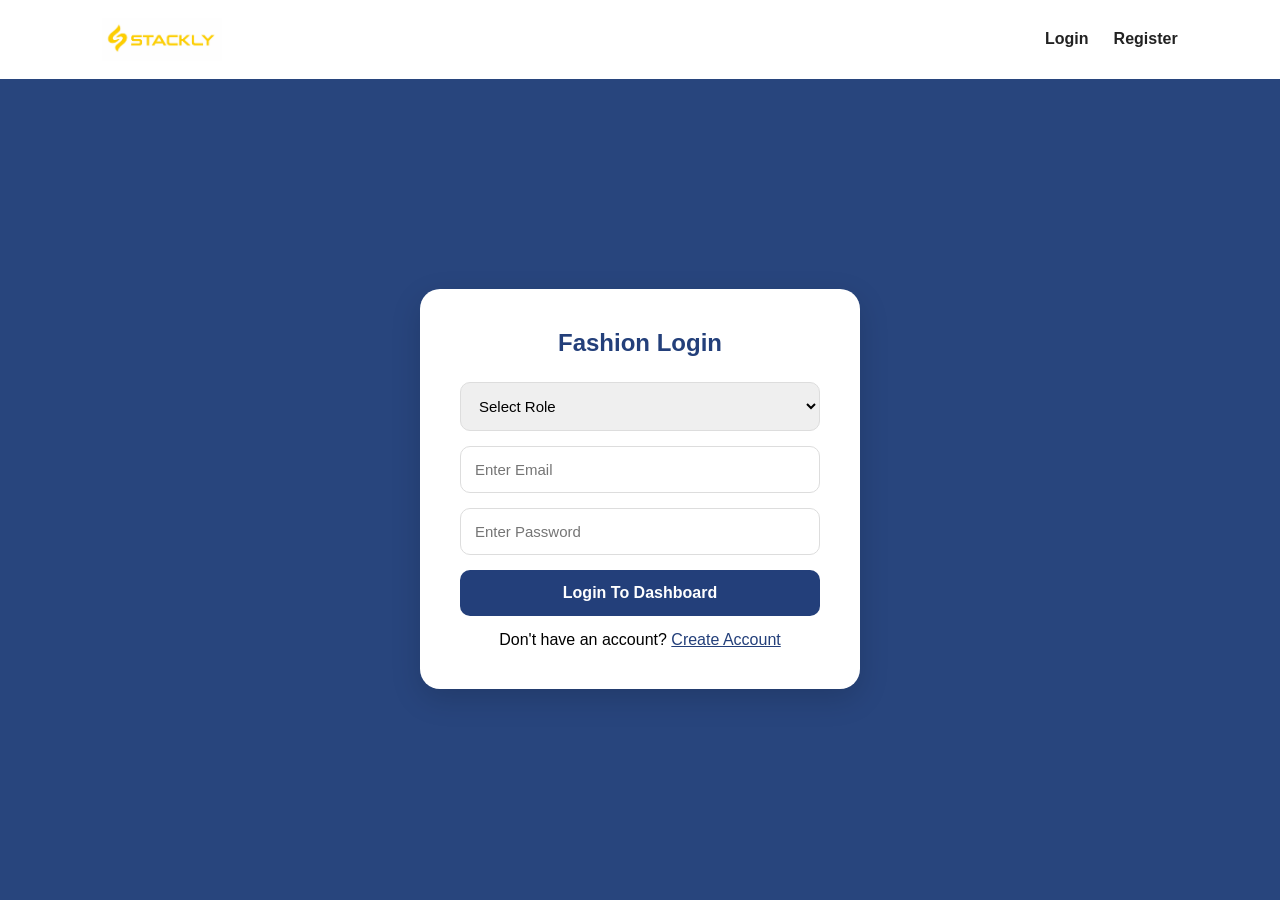
<file: index.html>
<!DOCTYPE html>
<html lang="en">
<head>
<meta charset="UTF-8">
<meta name="viewport" content="width=device-width, initial-scale=1.0">
<title>Fashion Login</title>

<link rel="stylesheet" href="style.css">
</head>
<body>

<header>
    <nav class="navbar">

        <div class="logo">
    <img src="images/logo (2).webp" alt="">
    
</div>
         
    <div class="menu-toggle" onclick="toggleNavMenu()">
        ☰
    </div>
        <ul class="nav-links" id="navLinks">
        
            <li><a href="index.html">Login</a></li>
            <li><a href="signup.html">Register</a></li>
        </ul>
    </nav>
</header>

<div class="auth-container">

    <div class="auth-card">

        <h2>Fashion Login</h2>

        <select id="role">
            <option value="">Select Role</option>
            <option value="buyer">Buyer</option>
            <option value="dealer">Dealer</option>
        </select>

        <input
            type="email"
            id="email"
            placeholder="Enter Email"
        >

        <input
            type="password"
            id="password"
            placeholder="Enter Password"
        >

        <button class="login-btn" onclick="loginUser()">
    Login To Dashboard
</button>
        <p>
            Don't have an account?
            <a href="signup.html">Create Account</a>
        </p>

    </div>

</div>

<script src="script.js"></script>

</body>
</html>
</file>
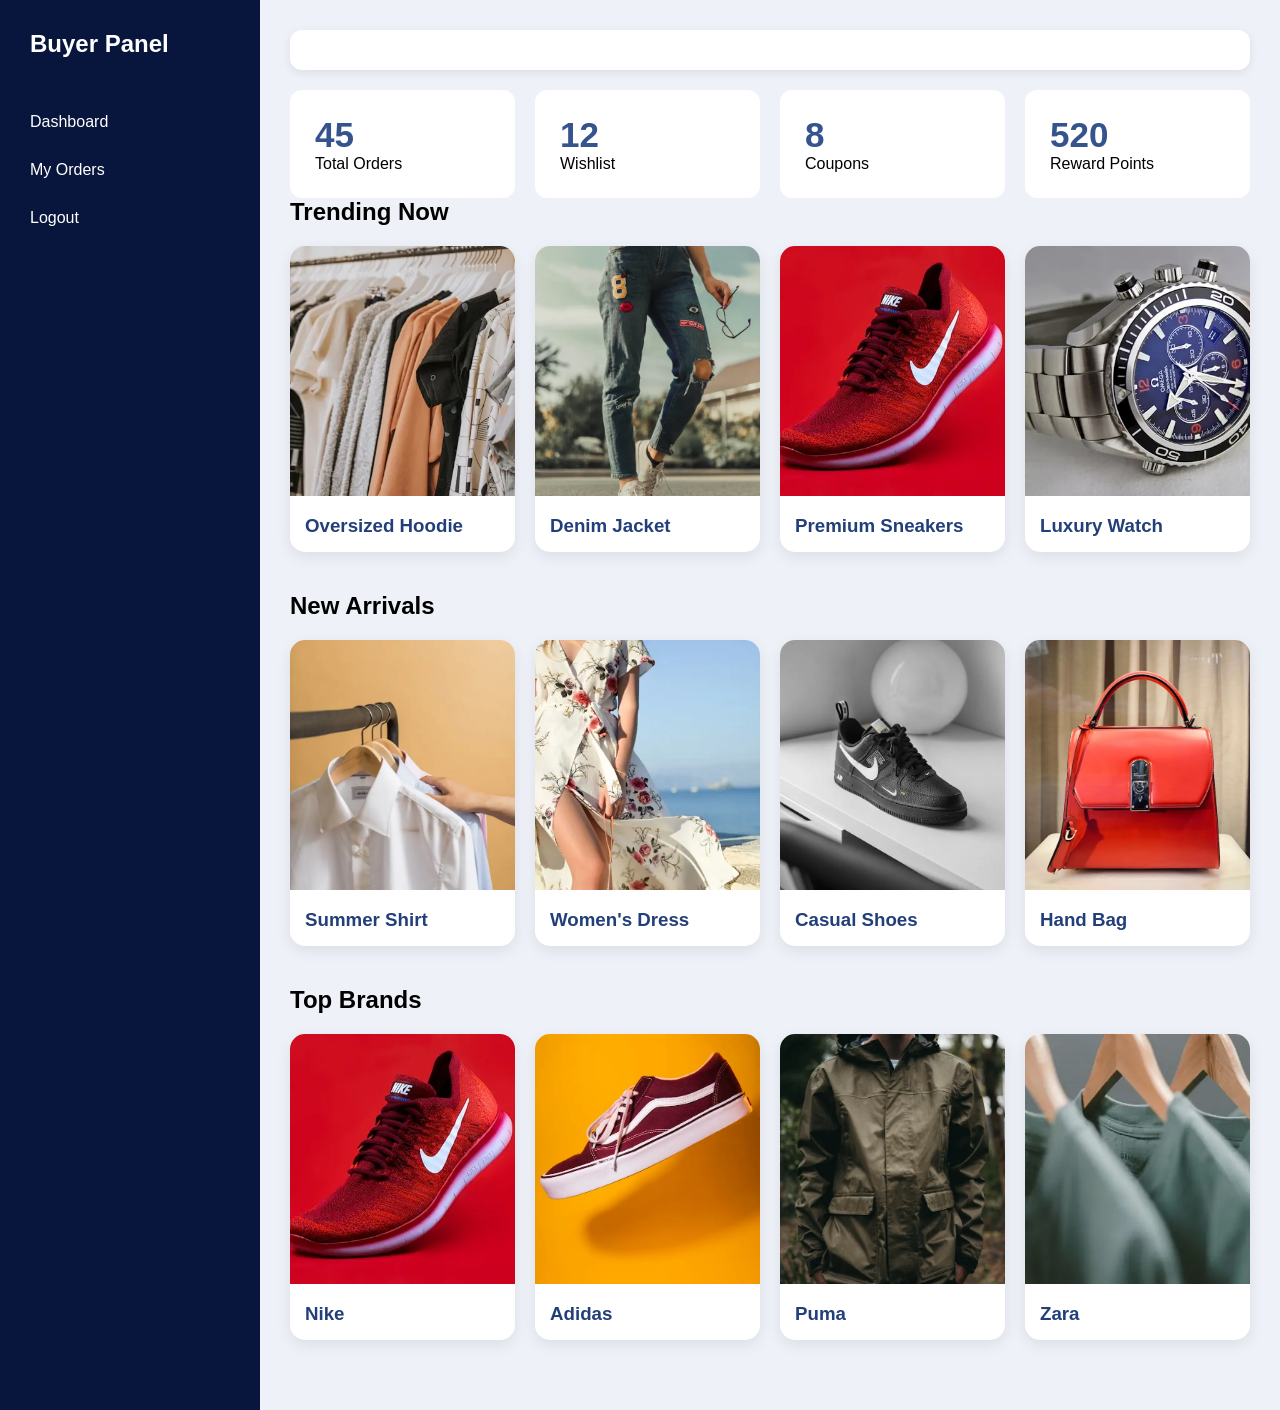
<file: buyer-dashboard.html>
<!DOCTYPE html>
<body lang="en">
<head>
<meta charset="UTF-8">
<meta name="viewport" content="width=device-width, initial-scale=1.0">
<title>Buyer Dashboard</title>

<link rel="stylesheet" href="style.css">

<style>
.dashboard{
    display:flex;
    min-height:100vh;
}

.sidebar{
    width:260px;
    background:#08163d;
    color:white;
    padding:30px;
}

.sidebar h2{
    margin-bottom:40px;
}

.sidebar ul{
    list-style:none;
    padding:0;
}

.sidebar ul li{
    padding:15px 0;
    cursor:pointer;
    transition:0.3s;
}

.sidebar ul li:hover{
    color:#87ceeb;
}
@media(max-width:768px){

    .dashboard{
        flex-direction:column;
    }

    .sidebar{
        width:100%;
        padding:20px;
    }

    .sidebar li{
        text-align:center;
    }
}
.content{
flex:1;
background:#eef1f7;
padding:30px;
}

.welcome{
background:white;
padding:20px;
border-radius:12px;
margin-bottom:20px;
}

.cards{
display:grid;
grid-template-columns:repeat(auto-fit,minmax(220px,1fr));
gap:20px;
}

.card{
background:white;
padding:25px;
border-radius:12px;
}

.card h3{
font-size:35px;
color:#35538c;
}

.orders{
margin-top:25px;
background:white;
padding:20px;
border-radius:12px;
}

table{
width:100%;
border-collapse:collapse;
margin-top:15px;
}

table th,
table td{
padding:12px;
border-bottom:1px solid #ddd;
text-align:left;
}


.mobile-header{
    display:none;
}

@media(max-width:768px){

    .dashboard{
        flex-direction:column;
    }

    table{
        font-size:14px;
    }

    .mobile-header{
        display:flex;
        justify-content:flex-start;
        align-items:center;
        margin-bottom:15px;
    }

    .menu-btn{
        width:50px;
        height:50px;
        background:#08163d;
        color:#fff;
        border:none;
        border-radius:8px;
        font-size:24px;
        cursor:pointer;
    }

    .sidebar{
        position:fixed;
        top:0;
        left:-260px;
        width:260px;
        height:100%;
        background:#08163d;
        z-index:1000;
        transition:0.3s ease;
    }

    .sidebar.active{
        left:0;
    }
}


.close-btn{
    display:none;
}

@media(max-width:768px){

    .close-btn{
        display:block;
        background:none;
        border:none;
        color:white;
        font-size:28px;
        cursor:pointer;
        margin-bottom:20px;
    }

}



</style>

</head>
<body>
<div class="dashboard">

<div class="sidebar" id="sidebar">
  <button class="close-btn" onclick="toggleMenu()">✖</button>
<h2>Buyer Panel</h2>

<ul>
<li>Dashboard</li>
<li onclick="window.location.href='orders.html'">
    My Orders
</li>
<li onclick="logoutUser()">Logout</li>
</ul>

</div>

<div class="content">

<div class="mobile-header">
            <button class="menu-btn" onclick="toggleMenu()">☰</button>
        </div>

<div class="welcome">
        <h2 id="welcomeUser"></h2>
    </div>

<div class="cards">

<div class="card">
<h3>45</h3>
<p>Total Orders</p>
</div>

<div class="card">
<h3>12</h3>
<p>Wishlist</p>
</div>

<div class="card">
<h3>8</h3>
<p>Coupons</p>
</div>

<div class="card">
<h3>520</h3>
<p>Reward Points</p>
</div>

</div>


 <h2>Trending Now</h2>
<div class="product-grid">

    <div class="product-card">
        
        <img src="images/dashimg1.webp" alt="">
        <h3>Oversized Hoodie</h3>
    </div>

    <div class="product-card">
        <img src="images/dashimg2.webp" alt="">
        <h3>Denim Jacket</h3>
    </div>

    <div class="product-card">
        <img src="images/dashimg3.webp" alt="">
        <h3>Premium Sneakers</h3>
    </div>

    <div class="product-card">
        <img src="images/dashimg4.webp" alt="">
        <h3>Luxury Watch</h3>
    </div>

</div>


<h2>New Arrivals</h2>

<div class="product-grid">

    <div class="product-card">
        <img src="images/dashimg5.webp" alt="">
        <h3>Summer Shirt</h3>
    </div>

    <div class="product-card">
        <img src="images/dashimg6.webp" alt="">
        <h3>Women's Dress</h3>
    </div>

    <div class="product-card">
        <img src="images/dashimg7.webp" alt="">
        <h3>Casual Shoes</h3>
    </div>

    <div class="product-card">
        <img src="images/dashimg8.webp" alt="">
        <h3>Hand Bag</h3>
    </div>

</div>


<h2>Top Brands</h2>

<div class="product-grid">

    <div class="product-card">
        <img src="images/dashimg3.webp" alt="">
        <h3>Nike</h3>
    </div>

    <div class="product-card">
        <img src="images/dashimg9.webp" alt="">
        <h3>Adidas</h3>
    </div>

    <div class="product-card">
        <img src="images/dashimg10.webp" alt="">
        <h3>Puma</h3>
    </div>

    <div class="product-card">
        <img src="images/dashimg11.webp" alt="">
        <h3>Zara</h3>
    </div>

</div>


</div>

</div>

<script src="script.js"></script>

</body>
</html>
</file>
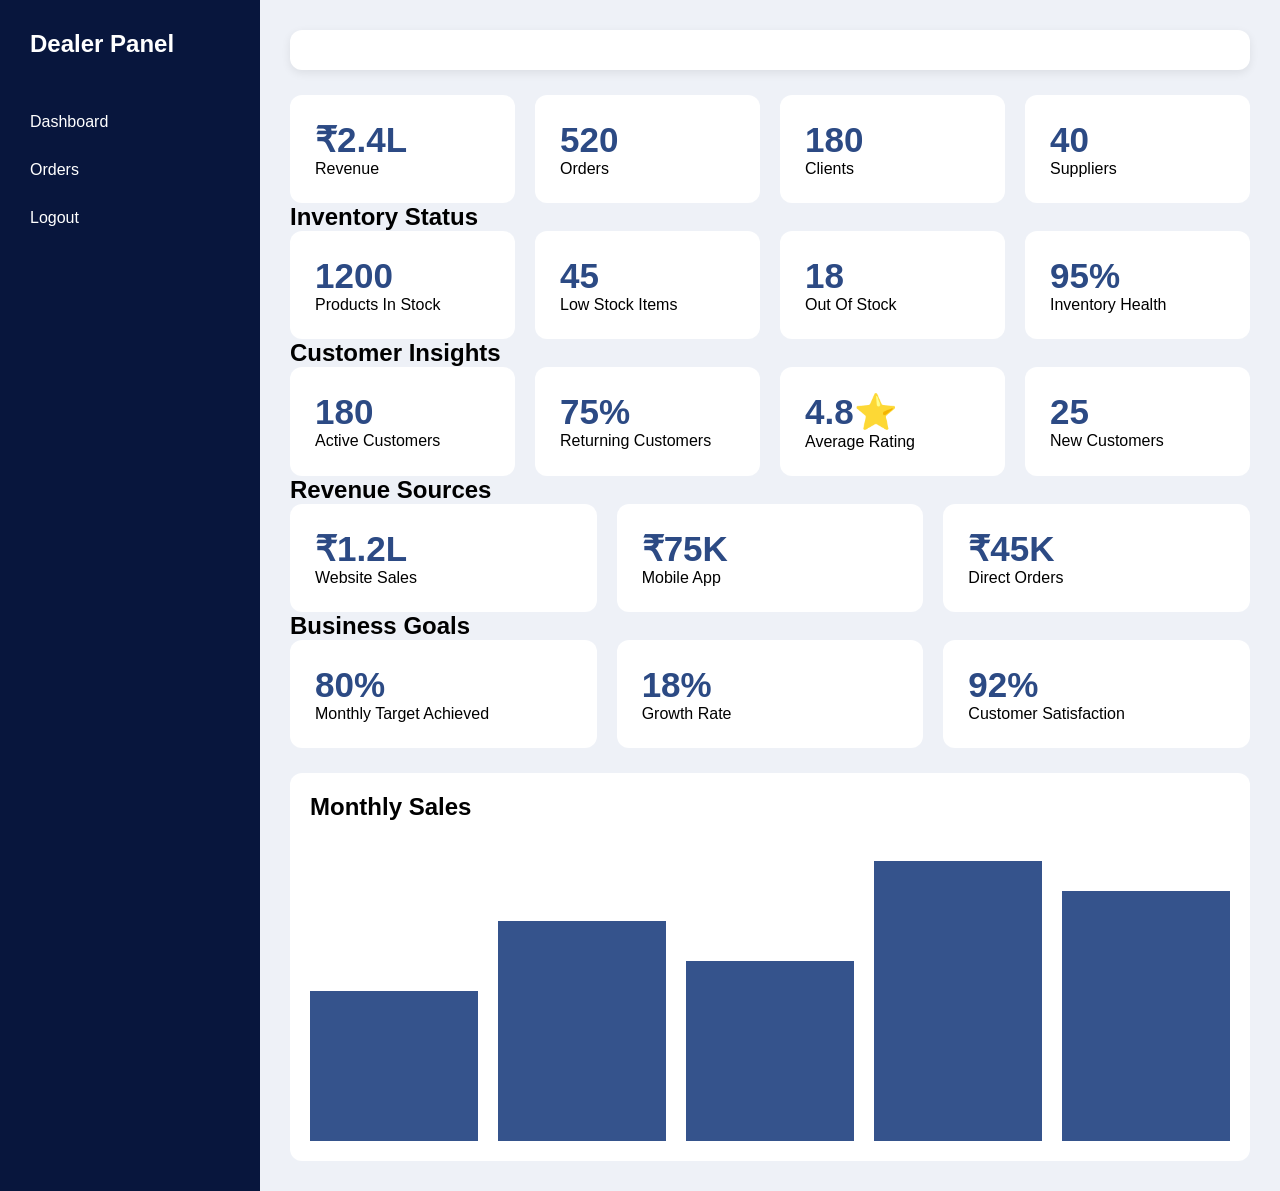
<file: dealer-dashboard.html>
<!DOCTYPE html>
<html lang="en">
<head>
<meta charset="UTF-8">
<meta name="viewport" content="width=device-width, initial-scale=1.0">
<title>Dealer Dashboard</title>

<link rel="stylesheet" href="style.css">

<style>

.dashboard{
    display:flex;
    min-height:100vh;
}

.sidebar{
    width:260px;
    background:#08163d;
    color:white;
    padding:30px;
}

.sidebar h2{
    margin-bottom:40px;
}

.sidebar ul{
    list-style:none;
}

.sidebar ul li{
    padding:15px 0;
    cursor:pointer;
}

.sidebar ul li:hover{
    color:#87ceeb;
}

.content{
    flex:1;
    background:#eef1f7;
    padding:30px;
}

.welcome{
    background:white;
    padding:20px;
    border-radius:12px;
    margin-bottom:25px;
}

.cards{
    display:grid;
    grid-template-columns:repeat(auto-fit,minmax(220px,1fr));
    gap:20px;
}

.card{
    background:white;
    padding:25px;
    border-radius:12px;
}

.card h3{
    color:#2c4a84;
    font-size:35px;
}

.chart-box{
    margin-top:25px;
    background:white;
    padding:20px;
    border-radius:12px;
}

.chart{
    display:flex;
    align-items:flex-end;
    gap:20px;
    height:300px;
    margin-top:20px;
}

.bar{
    flex:1;
    background:#35538c;
}

.bar1{height:150px;}
.bar2{height:220px;}
.bar3{height:180px;}
.bar4{height:280px;}
.bar5{height:250px;}

.logout-btn{
    background:#35538c;
    color:white;
    border:none;
    padding:12px 20px;
    border-radius:8px;
    cursor:pointer;
    margin-top:20px;
}

@media(max-width:768px){

.dashboard{
    flex-direction:column;
}

.sidebar{
    width:100%;
}

}


.mobile-header{
    display:none;
}

.close-btn{
    display:none;
}

@media(max-width:768px){


      .mobile-header{
        display:flex;
        justify-content:flex-start;
        align-items:center;
        padding:0;
        margin-bottom:15px;
        background:transparent;
    }

    .menu-btn{
        width:50px;
        height:50px;
        background:#08163d;
        color:white;
        border:none;
        border-radius:8px;
        font-size:24px;
        cursor:pointer;
        margin:0;
    }

    .sidebar{
        position:fixed;
        top:0;
        left:-260px;
        width:260px;
        height:100%;
        background:#08163d;
        transition:0.3s ease;
        z-index:1000;
    }

    .sidebar.active{
        left:0;
    }

    .close-btn{
        display:block;
        background:none;
        border:none;
        color:white;
        font-size:28px;
        cursor:pointer;
        margin-bottom:20px;
    }
}
</style>

</head>
<body>

<div class="dashboard">

<div class="sidebar" id="sidebar">
   <button class="close-btn" onclick="toggleMenu()">✖</button>
<h2>Dealer Panel</h2>

<ul>
<li>Dashboard</li>
<li onclick="window.location.href='dealer-orders.html'">
    Orders
</li>
<li onclick="logoutUser()">Logout</li>
</ul>

</div>

<div class="content">
    
<div class="mobile-header">
            <button class="menu-btn" onclick="toggleMenu()">☰</button>
        </div>
<div class="welcome">
        <h2 id="welcomeUser"></h2>
    </div>

<div class="cards">

<div class="card">
<h3>₹2.4L</h3>
<p>Revenue</p>
</div>

<div class="card">
<h3>520</h3>
<p>Orders</p>
</div>

<div class="card">
<h3>180</h3>
<p>Clients</p>
</div>

<div class="card">
<h3>40</h3>
<p>Suppliers</p>
</div>

</div>


<h2>Inventory Status</h2>

<div class="cards">

    <div class="card">
        <h3>1200</h3>
        <p>Products In Stock</p>
    </div>

    <div class="card">
        <h3>45</h3>
        <p>Low Stock Items</p>
    </div>

    <div class="card">
        <h3>18</h3>
        <p>Out Of Stock</p>
    </div>

    <div class="card">
        <h3>95%</h3>
        <p>Inventory Health</p>
    </div>

</div>

<h2>Customer Insights</h2>

<div class="cards">

    <div class="card">
        <h3>180</h3>
        <p>Active Customers</p>
    </div>

    <div class="card">
        <h3>75%</h3>
        <p>Returning Customers</p>
    </div>

    <div class="card">
        <h3>4.8⭐</h3>
        <p>Average Rating</p>
    </div>

    <div class="card">
        <h3>25</h3>
        <p>New Customers</p>
    </div>

</div>

<h2>Revenue Sources</h2>

<div class="cards">

    <div class="card">
        <h3>₹1.2L</h3>
        <p>Website Sales</p>
    </div>

    <div class="card">
        <h3>₹75K</h3>
        <p>Mobile App</p>
    </div>

    <div class="card">
        <h3>₹45K</h3>
        <p>Direct Orders</p>
    </div>

</div>

<h2>Business Goals</h2>

<div class="cards">

    <div class="card">
        <h3>80%</h3>
        <p>Monthly Target Achieved</p>
    </div>

    <div class="card">
        <h3>18%</h3>
        <p>Growth Rate</p>
    </div>

    <div class="card">
        <h3>92%</h3>
        <p>Customer Satisfaction</p>
    </div>

</div>

<div class="chart-box">

<h2>Monthly Sales</h2>

<div class="chart">
<div class="bar bar1"></div>
<div class="bar bar2"></div>
<div class="bar bar3"></div>
<div class="bar bar4"></div>
<div class="bar bar5"></div>
</div>

</div>

</div>

</div>

<script src="script.js"></script>

</body>
</html>
</file>
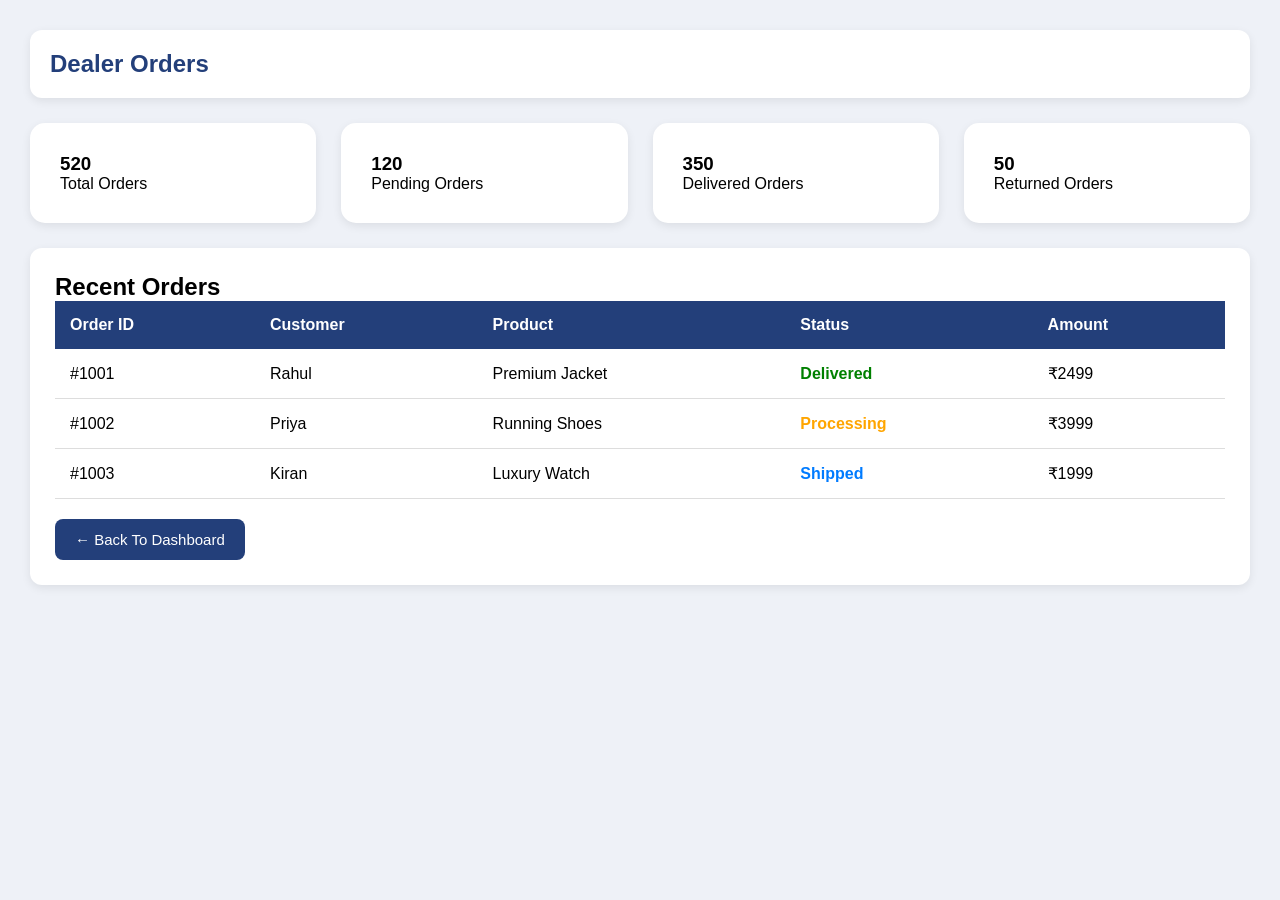
<file: dealer-orders.html>
<!DOCTYPE html>
<html lang="en">
<head>
<meta charset="UTF-8">
<meta name="viewport" content="width=device-width, initial-scale=1.0">
<title>Dealer Orders</title>

<link rel="stylesheet" href="style.css">

<style>

body{
    background:#eef1f7;
}

.content{
    padding:30px;
}

.orders{
    background:white;
    padding:25px;
    border-radius:12px;
    margin-top:20px;
}

table{
    width:100%;
    border-collapse:collapse;
}

table th{
    background:#233f7a;
    color:white;
    padding:15px;
}

table td{
    padding:15px;
    border-bottom:1px solid #ddd;
}

.status-success{
    color:green;
    font-weight:600;
}

.status-pending{
    color:orange;
    font-weight:600;
}

.status-shipped{
    color:#007bff;
    font-weight:600;
}

.back-btn{
    margin-top:20px;
    background:#233f7a;
    color:white;
    border:none;
    padding:12px 20px;
    border-radius:8px;
    cursor:pointer;
}
.cards{
    display:grid;
    grid-template-columns:repeat(auto-fit,minmax(220px,1fr));
    gap:25px;
    margin:25px 0;
}

.card{
    background:white;
    padding:30px;
    border-radius:15px;
    margin-bottom:0;
    box-shadow:0 3px 10px rgba(0,0,0,0.08);
}

@media(max-width:768px){

    .cards{
        display:grid;
        grid-template-columns:1fr;
        gap:20px;
    }

    .card{
        margin:0;
        padding:25px;
    }

}


</style>

</head>

<body>

<div class="content">

<div class="welcome">
<h2>Dealer Orders</h2>
</div>

<div class="cards">

<div class="card">
<h3>520</h3>
<p>Total Orders</p>
</div>

<div class="card">
<h3>120</h3>
<p>Pending Orders</p>
</div>

<div class="card">
<h3>350</h3>
<p>Delivered Orders</p>
</div>

<div class="card">
<h3>50</h3>
<p>Returned Orders</p>
</div>

</div>

<div class="orders">

<h2>Recent Orders</h2>

<table>

<tr>
<th>Order ID</th>
<th>Customer</th>
<th>Product</th>
<th>Status</th>
<th>Amount</th>
</tr>

<tr>
<td>#1001</td>
<td>Rahul</td>
<td>Premium Jacket</td>
<td class="status-success">Delivered</td>
<td>₹2499</td>
</tr>

<tr>
<td>#1002</td>
<td>Priya</td>
<td>Running Shoes</td>
<td class="status-pending">Processing</td>
<td>₹3999</td>
</tr>

<tr>
<td>#1003</td>
<td>Kiran</td>
<td>Luxury Watch</td>
<td class="status-shipped">Shipped</td>
<td>₹1999</td>
</tr>

</table>

<button class="back-btn"
onclick="window.location.href='dealer-dashboard.html'">
← Back To Dashboard
</button>

</div>

</div>

</body>
</html>
</file>
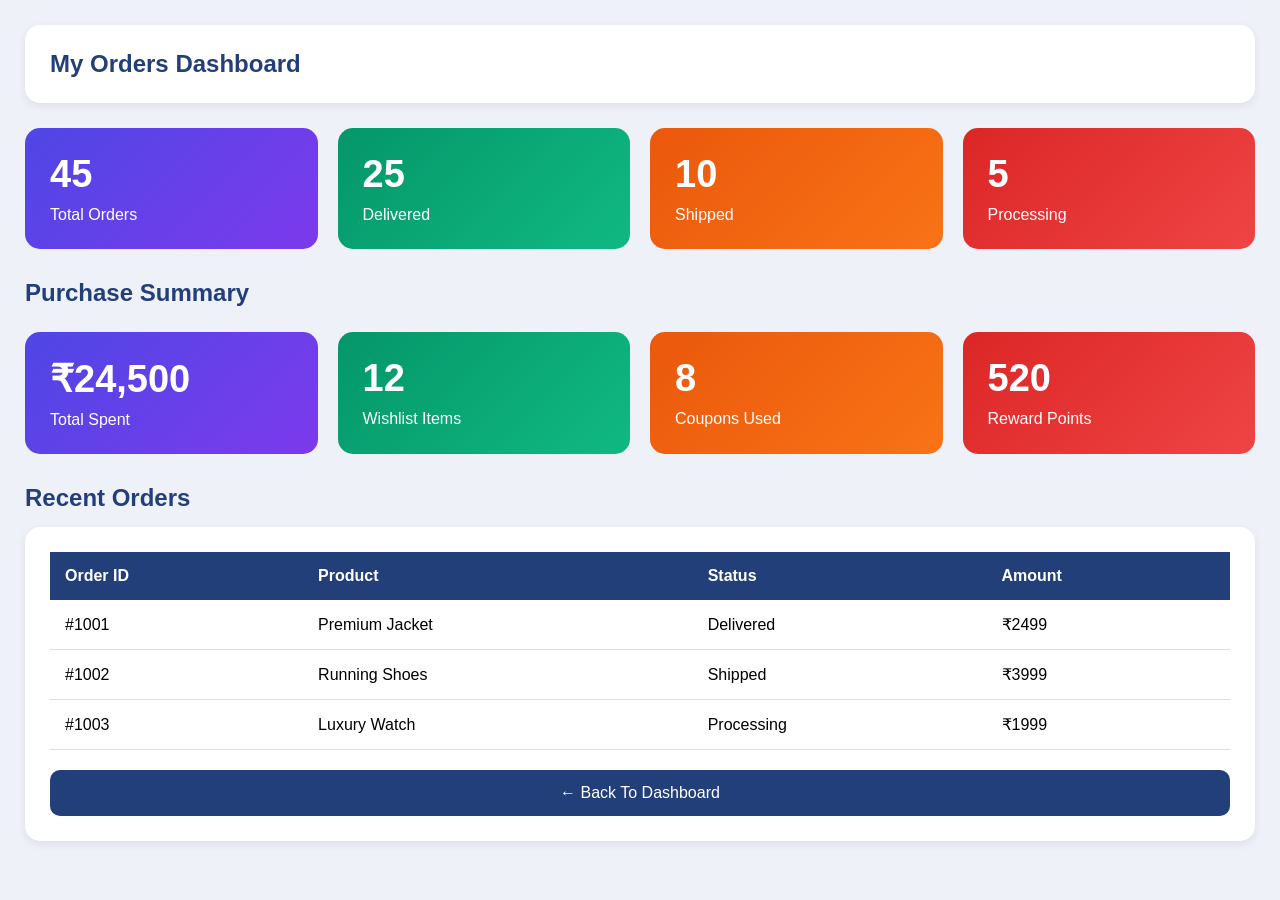
<file: orders.html>
<!DOCTYPE html>
<html lang="en">
<head>
<meta charset="UTF-8">
<meta name="viewport" content="width=device-width, initial-scale=1.0">
<title>Buyer Orders Dashboard</title>

<style>

*{
    margin:0;
    padding:0;
    box-sizing:border-box;
    font-family:'Poppins',sans-serif;
}

body{
    background:#eef1f7;
}

.content{
    padding:25px;
}

.welcome{
    background:white;
    padding:25px;
    border-radius:15px;
    margin-bottom:25px;
    box-shadow:0 3px 10px rgba(0,0,0,.08);
}

.welcome h2{
    color:#233f7a;
}

.cards{
    display:grid;
    grid-template-columns:repeat(auto-fit,minmax(220px,1fr));
    gap:20px;
    margin:25px 0;
}

.card{
    color:white;
    padding:25px;
    border-radius:15px;
    transition:.3s;
    cursor:pointer;
}

.card:nth-child(1){
    background:linear-gradient(135deg,#4f46e5,#7c3aed);
}

.card:nth-child(2){
    background:linear-gradient(135deg,#059669,#10b981);
}

.card:nth-child(3){
    background:linear-gradient(135deg,#ea580c,#f97316);
}

.card:nth-child(4){
    background:linear-gradient(135deg,#dc2626,#ef4444);
}

.card:hover{
    transform:translateY(-8px);
}

.card h3{
    font-size:38px;
    margin-bottom:10px;
}

.section-title{
    color:#233f7a;
    margin:30px 0 15px;
}

.orders{
    background:white;
    padding:25px;
    border-radius:15px;
    box-shadow:0 3px 10px rgba(0,0,0,.08);
}

table{
    width:100%;
    border-collapse:collapse;
}

table th{
    background:#233f7a;
    color:white;
    padding:15px;
    text-align:left;
}

table td{
    padding:15px;
    border-bottom:1px solid #ddd;
}

table tr:hover{
    background:#f5f7ff;
}

.back-btn{
    margin-top:20px;
    width:100%;
    background:#233f7a;
    color:white;
    border:none;
    padding:14px;
    border-radius:10px;
    cursor:pointer;
    font-size:16px;
}

.back-btn:hover{
    background:#35538c;
}

@media(max-width:768px){

    .content{
        padding:15px;
    }

    .cards{
        grid-template-columns:1fr;
    }

    .orders{
        overflow-x:auto;
    }

    table{
        min-width:600px;
    }
}

</style>

</head>
<body>

<div class="content">

<div class="welcome">
    <h2>My Orders Dashboard</h2>
</div>

<div class="cards">

    <div class="card">
        <h3>45</h3>
        <p>Total Orders</p>
    </div>

    <div class="card">
        <h3>25</h3>
        <p>Delivered</p>
    </div>

    <div class="card">
        <h3>10</h3>
        <p>Shipped</p>
    </div>

    <div class="card">
        <h3>5</h3>
        <p>Processing</p>
    </div>

</div>

<h2 class="section-title">Purchase Summary</h2>

<div class="cards">

    <div class="card">
        <h3>₹24,500</h3>
        <p>Total Spent</p>
    </div>

    <div class="card">
        <h3>12</h3>
        <p>Wishlist Items</p>
    </div>

    <div class="card">
        <h3>8</h3>
        <p>Coupons Used</p>
    </div>

    <div class="card">
        <h3>520</h3>
        <p>Reward Points</p>
    </div>

</div>

<h2 class="section-title">Recent Orders</h2>

<div class="orders">

<table>

<tr>
<th>Order ID</th>
<th>Product</th>
<th>Status</th>
<th>Amount</th>
</tr>

<tr>
<td>#1001</td>
<td>Premium Jacket</td>
<td>Delivered</td>
<td>₹2499</td>
</tr>

<tr>
<td>#1002</td>
<td>Running Shoes</td>
<td>Shipped</td>
<td>₹3999</td>
</tr>

<tr>
<td>#1003</td>
<td>Luxury Watch</td>
<td>Processing</td>
<td>₹1999</td>
</tr>

</table>

<button class="back-btn"
onclick="window.location.href='buyer-dashboard.html'">
← Back To Dashboard
</button>

</div>

</div>

</body>
</html>
</file>
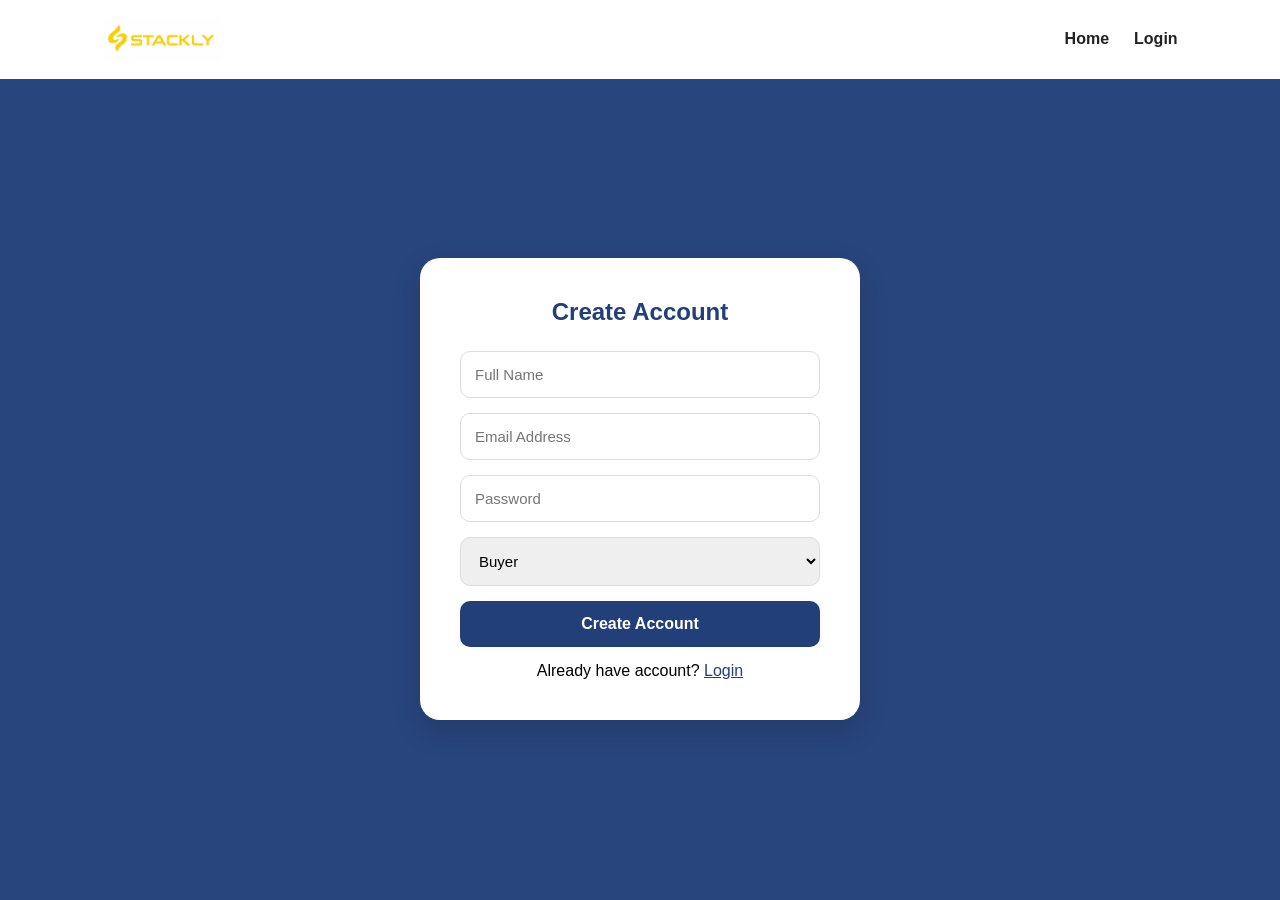
<file: signup.html>
<!DOCTYPE html>
<html lang="en">
<head>
<meta charset="UTF-8">
<meta name="viewport" content="width=device-width, initial-scale=1.0">
<title>Fashion Register</title>

<link rel="stylesheet" href="style.css">
</head>
<body>

<header>
    <nav class="navbar">

        
        <div class="logo">
    <img src="images/logo (2).webp" alt="">
    
</div>

        <ul class="nav-links">
            <li><a href="index.html">Home</a></li>
            <li><a href="index.html">Login</a></li>
        </ul>

    </nav>
</header>

<div class="auth-container">

    <div class="auth-card">

        <h2>Create Account</h2>

        <input
            type="text"
            id="name"
            placeholder="Full Name"
        >

        <input
            type="email"
            id="signupEmail"
            placeholder="Email Address"
        >

        <input
            type="password"
            id="signupPassword"
            placeholder="Password"
        >

        <select id="signupRole">
            <option value="buyer">Buyer</option>
            <option value="dealer">Dealer</option>
        </select>

      <button class="register-btn" onclick="registerUser()">
    Create Account
</button>

        <p>
            Already have account?
            <a href="index.html">Login</a>
        </p>

    </div>
</div>

<script src="script.js"></script>

</body>
</html>
</file>
<file: style.css>
*{
    margin:0;
    padding:0;
    box-sizing:border-box;
    font-family:'Poppins',sans-serif;
}

body{
    margin:0;
    min-height:100vh;
    background:#28457d;
    font-family:'Poppins',sans-serif;
    opacity: 1;
    transition: opacity 0.5s ease-in-out;
}


/* Navbar */

.navbar{
    background:#fff;
    display:flex;
    justify-content:space-between;
    align-items:center;
    padding:18px 8%;
}

.navbar{
    position:relative;
    z-index:1000;
}



.logo{
    display:flex;
    align-items:center;
    gap:10px;
    font-size:30px;
    font-weight:700;
    color:#233f7a;
}
.logo img{
    width:70px;
    height:70px;
    object-fit:contain;
}


.logo{
    display:flex;
    align-items:center;
}

.logo img{
    width:120px !important;
    height:auto !important;
    display:block;
}
/* Mobile */
.menu-toggle{
    display:none;
    font-size:30px;
    cursor:pointer;
    color:#233f7a;
}

@media(max-width:768px){

    .navbar{
        flex-direction:row;
        justify-content:space-between;
        align-items:center;
        padding:15px 20px;

    }

    .logo img{
        width:100px;
        height:auto;
    }

    .menu-toggle{
        display:block;
    }
@media(max-width:768px){

    .nav-links{
        position:fixed;
        top:0;
        left:-100%;
        width:45%;
        height:100vh;
        background:#ffffff;
        display:flex;
        flex-direction:column;
        justify-content:center;
        align-items:center;
        gap:40px;
        transition:0.3s ease;
        z-index:2000;
        list-style:none;
    }

    .nav-links.active{
        left:0;
    }

    .nav-links li{
        margin:0;
    }

    .nav-links a{
        text-decoration:none;
        color:#222;
        font-size:24px;
        font-weight:600;
    }

}
}
.nav-links{
    display:flex;
    gap:25px;
    list-style:none;
}

.nav-links a{
    text-decoration:none;
    color:#222;
    font-weight:600;
}

/* Login & Signup */

.auth-container{
    min-height:calc(100vh - 80px);
    display:flex;
    justify-content:center;
    align-items:center;
    flex-direction:column;
    padding:20px;
}

.auth-card{
    width:100%;
    max-width:440px;
    background:#fff;
    padding:40px;
    border-radius:20px;
    box-shadow:0 10px 30px rgba(0,0,0,.15);
}

.auth-container{
    min-height:calc(100vh - 80px);
    display:flex;
    justify-content:center;
    align-items:center;
    flex-direction:column;
    padding:20px;
}

.auth-card{
    width:100%;
    max-width:440px;
    background:#fff;
    padding:40px;
    border-radius:20px;
    box-shadow:0 10px 30px rgba(0,0,0,.15);
}


.auth-card h2{
    text-align:center;
    margin-bottom:25px;
    color:#233f7a;
}

.auth-card input,
.auth-card select{
    width:100%;
    padding:14px;
    margin-bottom:15px;
    border:1px solid #ddd;
    border-radius:10px;
    font-size:15px;
}

.auth-card button{
    width:100%;
    padding:14px;
    border:none;
    border-radius:10px;
    background:#233f7a;
    color:#fff;
    cursor:pointer;
    font-size:16px;
    font-weight:600;
}

.auth-card button:hover{
    background:#1a315f;
}

.auth-card p{
    text-align:center;
    margin-top:15px;
}

.auth-card a{
    color:#233f7a;
}

/* Mobile */
@media(max-width:768px){

    .navbar{
        display:flex;
        flex-direction:row;
        justify-content:space-between;
        align-items:center;
        padding:15px 20px;
    }

    .logo{
        margin:0;
    }

    .logo img{
        width:100px;
        height:auto;
    }

    .menu-toggle{
        display:block;
        font-size:30px;
        cursor:pointer;
        color:#233f7a;
    }

    .auth-card{
        padding:25px;
    }
}



.fashion-banner{
    margin:25px 0;
    border-radius:15px;
    overflow:hidden;
}

.fashion-banner img{
    width:100%;
    height:350px;
    object-fit:cover;
    display:block;
}


.product-grid{
    display:grid;
    grid-template-columns:repeat(auto-fit,minmax(220px,1fr));
    gap:20px;
    margin:20px 0 40px;
}

.product-card{
    background:#fff;
    border-radius:15px;
    overflow:hidden;
    transition:.3s;
    cursor:pointer;
    box-shadow:0 5px 15px rgba(0,0,0,.08);
}

.product-card:hover{
    transform:translateY(-10px);
    box-shadow:0 15px 30px rgba(0,0,0,.15);
}

.product-card img{
    width:100%;
    height:250px;
    object-fit:cover;
}

.product-card h3{
    padding:15px;
    color:#233f7a;
}


.card{
    background:white;
    padding:25px;
    border-radius:12px;
    transition:0.35s ease;
    cursor:pointer;
}

.card:hover{
    transform:translateY(-5px);
    box-shadow:0 10px 20px rgba(0,0,0,0.1);
}




/* Orders Page */


.content{
    padding:30px;
}

.welcome{
    background:#fff;
    padding:20px;
    border-radius:12px;
    margin-bottom:25px;
    box-shadow:0 3px 10px rgba(0,0,0,0.08);
}

.welcome h2{
    color:#233f7a;
    margin:0;
}

.orders{
    background:#fff;
    padding:25px;
    border-radius:12px;
    box-shadow:0 3px 10px rgba(0,0,0,0.08);
}

table{
    width:100%;
    border-collapse:collapse;
}

table th{
    background:#233f7a;
    color:#fff;
    padding:15px;
    text-align:left;
}

table td{
    padding:15px;
    border-bottom:1px solid #ddd;
}

table tr:hover{
    background:#f8f9fc;
}

button{
    background:#233f7a;
    color:white;
    border:none;
    padding:12px 20px;
    border-radius:8px;
    cursor:pointer;
    font-size:15px;
    transition:0.3s;
}

button:hover{
    background:#35538c;
    transform:translateY(-3px);
}

/* Mobile Responsive */

@media(max-width:768px){

    .content{
        padding:15px;
    }

    .orders{
        overflow-x:auto;
    }

    table{
        min-width:600px;
    }

    button{
        width:100%;
    }

}
</file>
